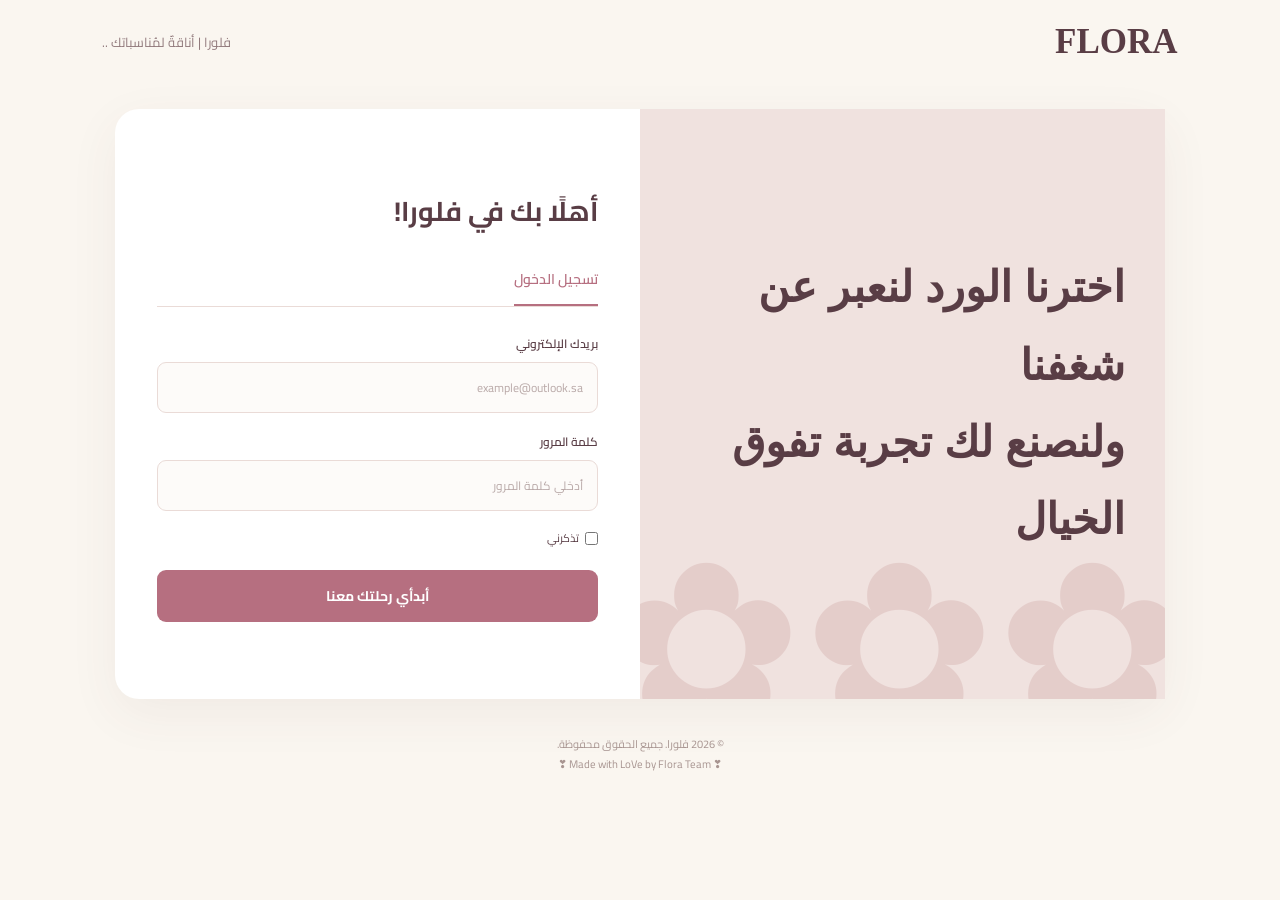
<file: index.html>
<!DOCTYPE html>
<html lang="ar" dir="rtl">
<head>
    <meta charset="UTF-8">
    <meta name="viewport" content="width=device-width, initial-scale=1.0">
    <title>Flora </title>

    <link rel="preconnect" href="https://fonts.googleapis.com">
    <link href="https://fonts.googleapis.com/css2?family=Cairo:wght@400;500;600;700;800&display=swap" rel="stylesheet">

    <style>
        * {
            margin: 0;
            padding: 0;
            box-sizing: border-box;
        }

        :root {
            --cream: #faf6f0;
            --pink: #b66f80;
            --dark: #593d45;
            --muted: #927b7d;
            --border: #eadbd7;
        }

        body {
            font-family: 'Cairo', sans-serif;
            background: var(--cream);
            color: var(--dark);
           
        }

        /* Navigation */
        .navbar {
            display: flex;
            justify-content: space-between;
            align-items: center;
            padding: 22px 8%;
        }

        .logo {
            font-family: Georgia, serif;
            font-size: 35px;
            font-weight: bold;
            color: var(--dark);
            direction: ltr;
        }

        .logo span {
            color: var(--pink);
        }

        .nav-note {
            color: var(--muted);
            font-size: 13px;
        }

        /* Main layout */
        .container {
            width: 85%;
            max-width: 1050px;
            min-height: 590px;
            margin: 25px auto 35px;
            display: grid;
            grid-template-columns: 1fr 1fr;
            background: white;
            border-radius: 24px;
            box-shadow: 0 15px 50px #593d4510;
        }

        /* Welcome side */
        .welcome {
            background: #f0e2df;
            padding: 55px 40px;
            display: flex;
            flex-direction: column;
            justify-content: center;
            position: relative;
            overflow: hidden;
        }

        .eyebrow {
            color: var(--pink);
            font-size: 11px;
            letter-spacing: 3px;
            direction: ltr;
            text-align: right;
        }

        .welcome h1 {
            font-family: 'IBM Plex Sans Arabic', sans-serif;
            font-size: 43px;
            line-height: 1.8;
            margin: 18px 0;
            color: var(--dark);
        }

        .welcome h1 span {
            color: var(--pink);
        }

        .welcome p {
            color: #80696c;
            font-size: 14px;
            line-height: 2.2;
            max-width: 300px;
        }

        .decorative-line {
            width: 65px;
            height: 2px;
            background: var(--pink);
            margin: 25px 0;
        }

        .flower-mark {
            position: absolute;
            bottom: -65px;
            left: -30px;
            font-family: Georgia, serif;
            font-size: 230px;
            line-height: 1;
            color: #d7b4b2;
            opacity: 0.45;
            pointer-events: none;
        }

        .welcome-small {
            position: absolute;
            bottom: 30px;
            right: 40px;
            font-size: 11px;
            color: #927b7d;
            letter-spacing: 1px;
        }

        /* Form side */
        .form-section {
            padding: 45px 42px;
            display: flex;
            flex-direction: column;
            justify-content: center;
        }

        .form-heading {
            margin-bottom: 25px;
        }

        .form-heading h2 {
            font-size: 27px;
            margin-bottom: 5px;
        }

        .form-heading p {
            color: var(--muted);
            font-size: 12px;
            line-height: 2;
        }

        .form-tabs {
            display: flex;
            gap: 25px;
            border-bottom: 1px solid var(--border);
            margin-bottom: 25px;
        }

        .tab {
            padding: 0 0 12px;
            font-family: inherit;
            font-size: 14px;
            font-weight: 600;
            color: #aa9999;
            border: none;
            border-bottom: 2px solid transparent;
            background: transparent;
            cursor: pointer;
        }

        .tab.active {
            color: var(--pink);
            border-bottom-color: var(--pink);
        }

        form {
            display: flex;
            flex-direction: column;
        }

        .field {
            display: flex;
            flex-direction: column;
            gap: 7px;
            margin-bottom: 17px;
        }

        .field label {
            font-size: 12px;
            font-weight: 600;
        }

        .field input {
            width: 100%;
            padding: 13px 14px;
            border: 1px solid var(--border);
            border-radius: 9px;
            background: #fdfbf9;
            font-family: inherit;
            font-size: 12px;
            outline: none;
            transition: border-color 0.3s;
        }

        .field input:focus {
            border-color: var(--pink);
        }

        .field input::placeholder {
            color: #b9a9a8;
        }

        .form-options {
            display: flex;
            align-items: center;
            justify-content: space-between;
            gap: 8px;
            font-size: 11px;
            margin: 0 0 22px;
        }

        .remember {
            display: flex;
            align-items: center;
            gap: 6px;
        }

        .remember input {
            accent-color: var(--pink);
        }

        .text-link {
            color: var(--pink);
            text-decoration: none;
        }

        .submit-btn {
            padding: 13px;
            border: none;
            border-radius: 9px;
            background: var(--pink);
            color: white;
            font-family: inherit;
            font-size: 14px;
            font-weight: 700;
            cursor: pointer;
            transition: background 0.3s;
        }

        .submit-btn:hover {
            background: #985568;
        }

        .bottom-note {
            text-align: center;
            color: var(--muted);
            font-size: 11px;
            margin-top: 20px;
            
        }

        footer {
            text-align: center;
            padding: 0 15px 20px;
            color: #a89591;
            font-size: 11px;
        }

        /* Mobile */
        @media (max-width: 760px) {
            .navbar {
                padding: 17px 6%;
            }

            .container {
                width: 91%;
                grid-template-columns: 1fr;
                margin: 10px auto 25px;
            }

            .welcome {
                padding: 30px 25px;
                min-height: 240px;
            }

            .welcome h1 {
                font-size: 32px;
                line-height: 1.6;
            }

            .welcome p {
                font-size: 12px;
            }

            .flower-mark {
                font-size: 140px;
                bottom: -45px;
            }

            .welcome-small {
                display: none;
            }

            .form-section {
                padding: 32px 24px;
            }

            .form-heading h2 {
                font-size: 24px;
            }
        }
    </style>
</head>

<body>
    <header class="navbar">
        <div class="logo">FLORA</div>
        <div class="nav-note">   فلورا | أناقةٌ لمُناسباتك ..</div>
    </header>
    <main class="container">
        <section class="welcome">    
      <h1>
    اخترنا الورد لنعبر عن شغفنا <br> ولنصنع لك تجربة تفوق الخيال<br>   
</h1>
            <div class="flower-mark">✿✿✿</div>
        </section>
        <section class="form-section">
            <div class="form-heading">
                <h2>أهلًا بك في فلورا!</h2>
            </div>
            <div class="form-tabs">
                <button type="button" class="tab active">
                    تسجيل الدخول
                </button>
            </div>
            <!-- Login form -->
            <form action="#" method="post">

                <div class="field">
                    <label for="email">بريدك الإلكتروني</label>
                    <input
                        type="email"
                        id="email"
                        name="email"
                        placeholder="example@outlook.sa"
                        required
                    >
                </div>
                <div class="field">
                    <label for="password">كلمة المرور</label>
                    <input
                        type="password"
                        id="password"
                        name="password"
                        placeholder="أدخلي كلمة المرور"
                        required
                    >
                </div>
                <div class="form-options">
                    <label class="remember">
                        <input type="checkbox" name="remember">
                        تذكرني
                    </label>
                   
                </div>
                <button type="submit" class="submit-btn">
                   أبدأي رحلتك معنا
                </button>

            </form>
        </section>
    </main>
    <footer>
            © 2026 فلورا. جميع الحقوق محفوظة.
    <br>
        ❣ Made with LoVe by Flora Team ❣
    </footer>
</body>
</html>
</file>
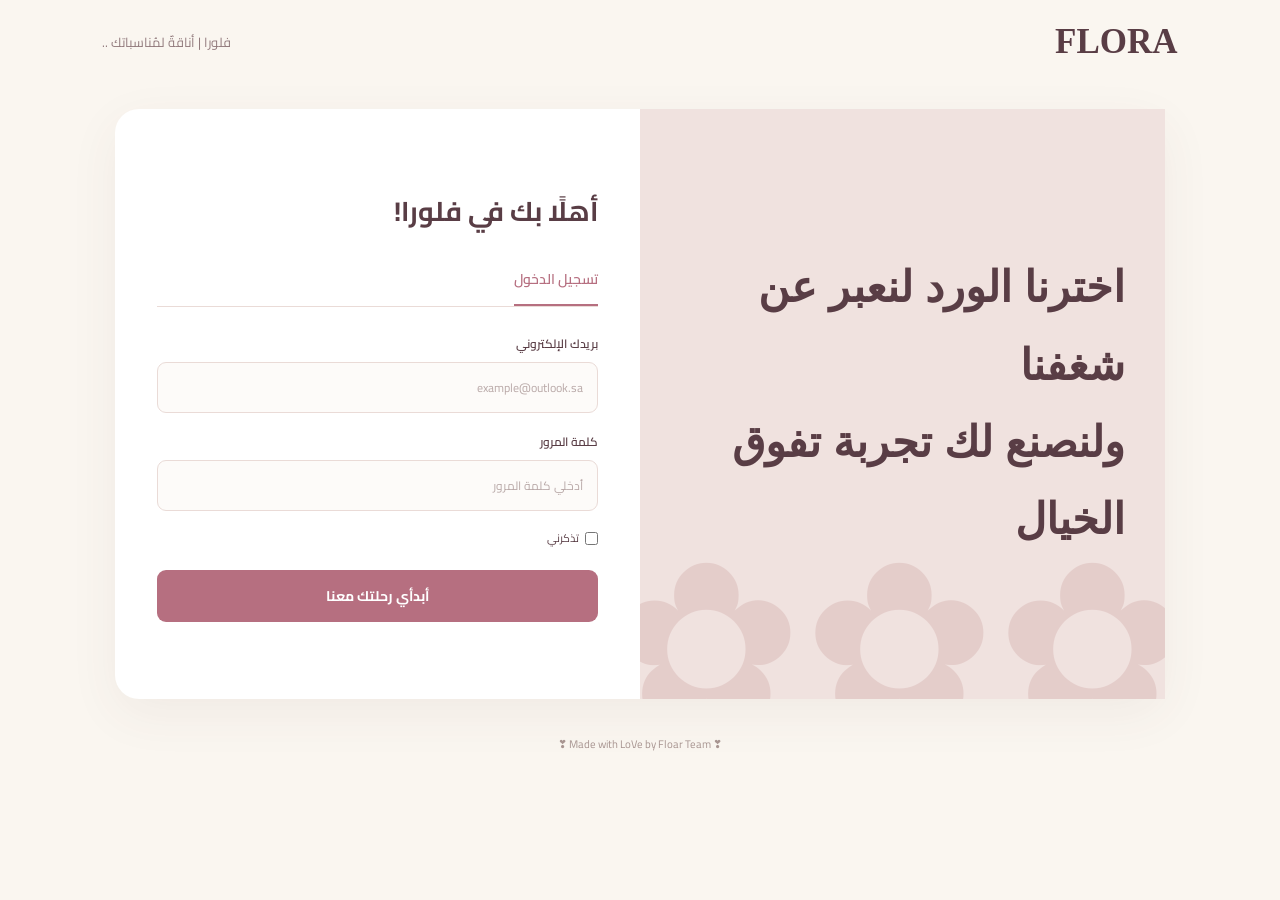
<file: Floar-Team-main/index.html>
<!DOCTYPE html>
<html lang="ar" dir="rtl">
<head>
    <meta charset="UTF-8">
    <meta name="viewport" content="width=device-width, initial-scale=1.0">
    <title>Flora </title>

    <link rel="preconnect" href="https://fonts.googleapis.com">
    <link href="https://fonts.googleapis.com/css2?family=Cairo:wght@400;500;600;700;800&display=swap" rel="stylesheet">

    <style>
        * {
            margin: 0;
            padding: 0;
            box-sizing: border-box;
        }

        :root {
            --cream: #faf6f0;
            --pink: #b66f80;
            --dark: #593d45;
            --muted: #927b7d;
            --border: #eadbd7;
        }

        body {
            font-family: 'Cairo', sans-serif;
            background: var(--cream);
            color: var(--dark);
           
        }

        /* Navigation */
        .navbar {
            display: flex;
            justify-content: space-between;
            align-items: center;
            padding: 22px 8%;
        }

        .logo {
            font-family: Georgia, serif;
            font-size: 35px;
            font-weight: bold;
            color: var(--dark);
            direction: ltr;
        }

        .logo span {
            color: var(--pink);
        }

        .nav-note {
            color: var(--muted);
            font-size: 13px;
        }

        /* Main layout */
        .container {
            width: 85%;
            max-width: 1050px;
            min-height: 590px;
            margin: 25px auto 35px;
            display: grid;
            grid-template-columns: 1fr 1fr;
            background: white;
            border-radius: 24px;
            box-shadow: 0 15px 50px #593d4510;
        }

        /* Welcome side */
        .welcome {
            background: #f0e2df;
            padding: 55px 40px;
            display: flex;
            flex-direction: column;
            justify-content: center;
            position: relative;
            overflow: hidden;
        }

        .eyebrow {
            color: var(--pink);
            font-size: 11px;
            letter-spacing: 3px;
            direction: ltr;
            text-align: right;
        }

        .welcome h1 {
            font-family: 'IBM Plex Sans Arabic', sans-serif;
            font-size: 43px;
            line-height: 1.8;
            margin: 18px 0;
            color: var(--dark);
        }

        .welcome h1 span {
            color: var(--pink);
        }

        .welcome p {
            color: #80696c;
            font-size: 14px;
            line-height: 2.2;
            max-width: 300px;
        }

        .decorative-line {
            width: 65px;
            height: 2px;
            background: var(--pink);
            margin: 25px 0;
        }

        .flower-mark {
            position: absolute;
            bottom: -65px;
            left: -30px;
            font-family: Georgia, serif;
            font-size: 230px;
            line-height: 1;
            color: #d7b4b2;
            opacity: 0.45;
            pointer-events: none;
        }

        .welcome-small {
            position: absolute;
            bottom: 30px;
            right: 40px;
            font-size: 11px;
            color: #927b7d;
            letter-spacing: 1px;
        }

        /* Form side */
        .form-section {
            padding: 45px 42px;
            display: flex;
            flex-direction: column;
            justify-content: center;
        }

        .form-heading {
            margin-bottom: 25px;
        }

        .form-heading h2 {
            font-size: 27px;
            margin-bottom: 5px;
        }

        .form-heading p {
            color: var(--muted);
            font-size: 12px;
            line-height: 2;
        }

        .form-tabs {
            display: flex;
            gap: 25px;
            border-bottom: 1px solid var(--border);
            margin-bottom: 25px;
        }

        .tab {
            padding: 0 0 12px;
            font-family: inherit;
            font-size: 14px;
            font-weight: 600;
            color: #aa9999;
            border: none;
            border-bottom: 2px solid transparent;
            background: transparent;
            cursor: pointer;
        }

        .tab.active {
            color: var(--pink);
            border-bottom-color: var(--pink);
        }

        form {
            display: flex;
            flex-direction: column;
        }

        .field {
            display: flex;
            flex-direction: column;
            gap: 7px;
            margin-bottom: 17px;
        }

        .field label {
            font-size: 12px;
            font-weight: 600;
        }

        .field input {
            width: 100%;
            padding: 13px 14px;
            border: 1px solid var(--border);
            border-radius: 9px;
            background: #fdfbf9;
            font-family: inherit;
            font-size: 12px;
            outline: none;
            transition: border-color 0.3s;
        }

        .field input:focus {
            border-color: var(--pink);
        }

        .field input::placeholder {
            color: #b9a9a8;
        }

        .form-options {
            display: flex;
            align-items: center;
            justify-content: space-between;
            gap: 8px;
            font-size: 11px;
            margin: 0 0 22px;
        }

        .remember {
            display: flex;
            align-items: center;
            gap: 6px;
        }

        .remember input {
            accent-color: var(--pink);
        }

        .text-link {
            color: var(--pink);
            text-decoration: none;
        }

        .submit-btn {
            padding: 13px;
            border: none;
            border-radius: 9px;
            background: var(--pink);
            color: white;
            font-family: inherit;
            font-size: 14px;
            font-weight: 700;
            cursor: pointer;
            transition: background 0.3s;
        }

        .submit-btn:hover {
            background: #985568;
        }

        .bottom-note {
            text-align: center;
            color: var(--muted);
            font-size: 11px;
            margin-top: 20px;
            
        }

        footer {
            text-align: center;
            padding: 0 15px 20px;
            color: #a89591;
            font-size: 11px;
        }

        /* Mobile */
        @media (max-width: 760px) {
            .navbar {
                padding: 17px 6%;
            }

            .container {
                width: 91%;
                grid-template-columns: 1fr;
                margin: 10px auto 25px;
            }

            .welcome {
                padding: 30px 25px;
                min-height: 240px;
            }

            .welcome h1 {
                font-size: 32px;
                line-height: 1.6;
            }

            .welcome p {
                font-size: 12px;
            }

            .flower-mark {
                font-size: 140px;
                bottom: -45px;
            }

            .welcome-small {
                display: none;
            }

            .form-section {
                padding: 32px 24px;
            }

            .form-heading h2 {
                font-size: 24px;
            }
        }
    </style>
</head>

<body>
    <header class="navbar">
        <div class="logo">FLORA</div>
        <div class="nav-note">   فلورا | أناقةٌ لمُناسباتك ..</div>
    </header>
    <main class="container">
        <section class="welcome">    
      <h1>
    اخترنا الورد لنعبر عن شغفنا <br> ولنصنع لك تجربة تفوق الخيال<br>   
</h1>
            <div class="flower-mark">✿✿✿</div>
        </section>
        <section class="form-section">
            <div class="form-heading">
                <h2>أهلًا بك في فلورا!</h2>
            </div>
            <div class="form-tabs">
                <button type="button" class="tab active">
                    تسجيل الدخول
                </button>
            </div>
            <!-- Login form -->
            <form action="#" method="post">

                <div class="field">
                    <label for="email">بريدك الإلكتروني</label>
                    <input
                        type="email"
                        id="email"
                        name="email"
                        placeholder="example@outlook.sa"
                        required
                    >
                </div>
                <div class="field">
                    <label for="password">كلمة المرور</label>
                    <input
                        type="password"
                        id="password"
                        name="password"
                        placeholder="أدخلي كلمة المرور"
                        required
                    >
                </div>
                <div class="form-options">
                    <label class="remember">
                        <input type="checkbox" name="remember">
                        تذكرني
                    </label>
                   
                </div>
                <button type="submit" class="submit-btn">
                   أبدأي رحلتك معنا
                </button>

            </form>
        </section>
    </main>
    <footer>
        ❣ Made with LoVe by Floar Team ❣
    </footer>
</body>
</html>
</file>
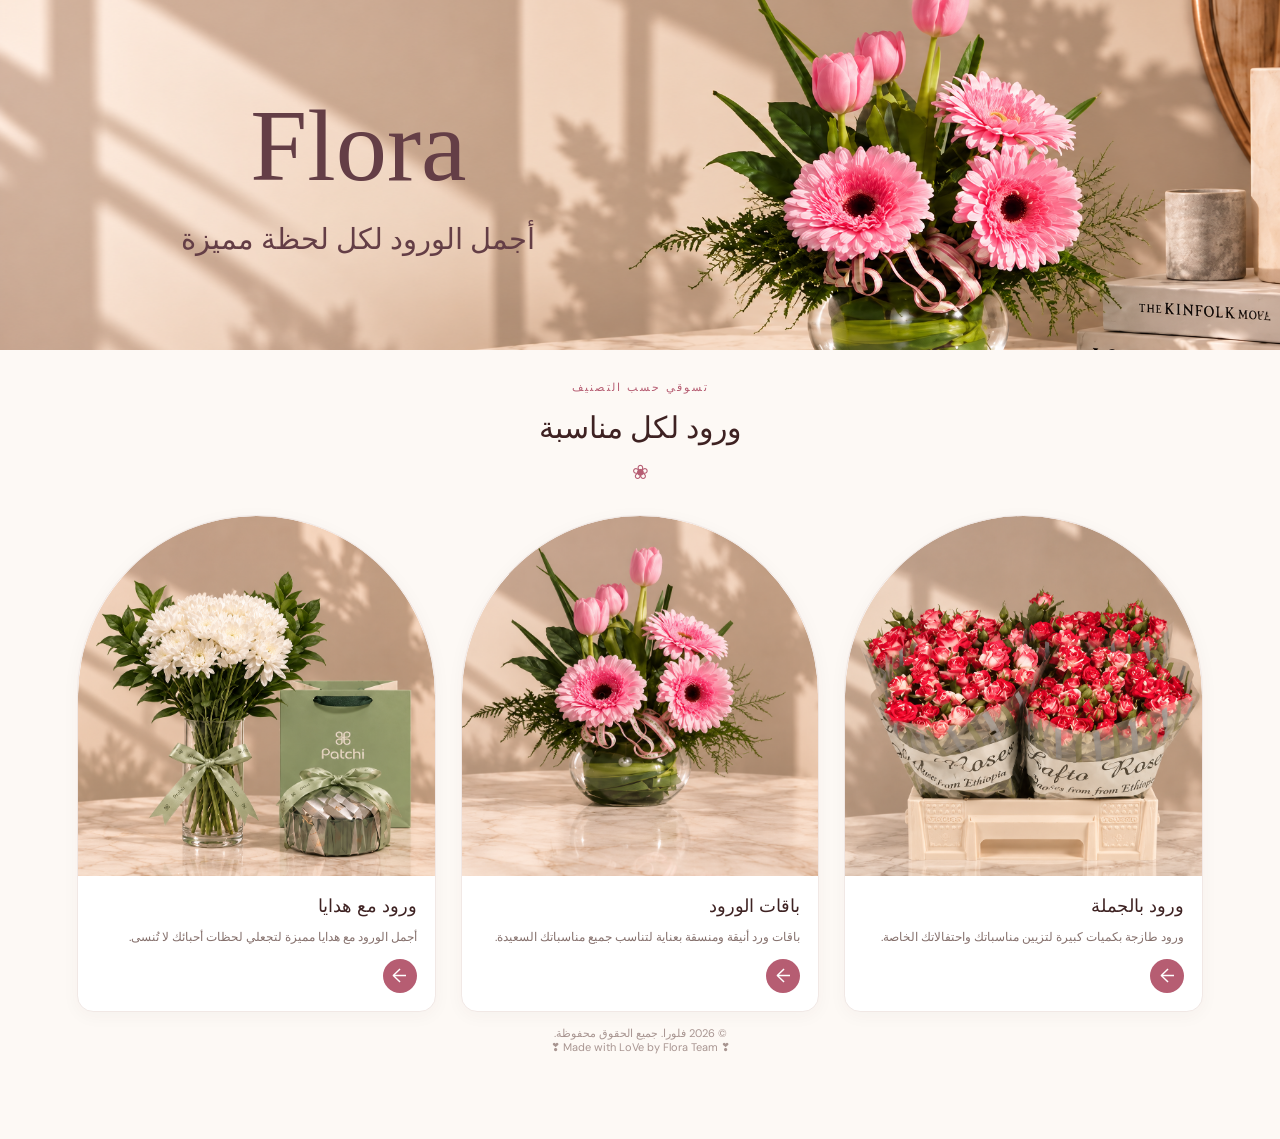
<file: home.html>
<!DOCTYPE html>
<html lang="ar" dir="rtl">
<head>
    <meta charset="UTF-8">
    <meta name="viewport" content="width=device-width, initial-scale=1.0">
    <title>Flora</title>

    <style>
        @import url('https://fonts.googleapis.com/css2?family=DM+Sans:wght@400;500;600&display=swap');

        * {
            margin: 0;
            padding: 0;
            box-sizing: border-box;
        }

        body {
            font-family: 'DM Sans', sans-serif;
            background: #FDF9F5;
            color: #3e2222;
        }

        /* البنر */
        .hero {
            width: 100%;
            height: 350px;
            display: flex;
            align-items: center;
            background-image: url("images/flora-banner.png");
            background-size: cover;
            background-position: center;
            background-repeat: no-repeat;
            overflow: hidden;
        }

        .hero-content {
            width: 40%;
            margin-right: auto;
            margin-left: 8%;
            text-align: center;
        }

        .hero-logo {
            font-family: Georgia, serif;
            font-size: clamp(55px, 8vw, 105px);
            font-weight: normal;
            color: #643E46;
            margin-bottom: 12px;
        }

        .hero-subtitle {
            font-size: clamp(17px, 2.3vw, 29px);
            color: #643E46;
            line-height: 1.6;
        }

        /* التصنيفات */
        .categories {
            padding: 25px 6% 65px;
        }

        .section-heading {
            text-align: center;
            margin-bottom: 30px;
        }

        .eyebrow {
            font-size: 11px;
            letter-spacing: 2px;
            color: #B65D72;
        }

        .section-heading h2 {
            font-size: 30px;
            font-weight: 500;
            margin: 12px 0;
        }

        .flower-symbol {
            color: #B65D72;
            font-size: 20px;
        }

        .category-grid {
            display: grid;
            grid-template-columns: repeat(3,minmax(0, 1fr));
            justify-content: center;
            gap: 25px;
            max-width: 1200px;
            margin: auto;
        }

        .category-card {
            background: white;
            border: 1px solid #f1e8e5;
            border-radius: 200px 200px 18px 18px;
            overflow: hidden;
            box-shadow: 0 4px 18px rgba(80, 45, 45, 0.04);
            
        }

        .category-image {
            height: 360px;
            width: 100%;  
            overflow: hidden;
            border-radius: 50% 50% 0 0 / 50% 50% 0 0;
        }

        .category-image img {
            width: 100%;
            height: 100%;
            object-fit: cover;
            display: block;
        }

        .category-info {
            padding: 18px 18px 20px;
        }

        .category-info h3 {
            font-size: 18px;
            font-weight: 500;
            margin-bottom: 8px;
        }

        .category-info p {
            font-size: 12px;
            color: #86716d;
            line-height: 1.9;
            min-height: 46px;
        }

        .arrow-btn {
            display:flex;
            align-items: center;
            justify-content: center;
            width: 34px;
            height: 34px;
            border-radius: 50%;
            background: #B65D72;
            color: white;
            text-decoration: none;
            font-size: 19px;
            margin-top: 10px;
            margin-right: 0;
        }
        .category-info{
            padding: 18px;
            text-align: right;}
        .category-info p{
            min-height: 0;}
        .arrow-btn:hover {
            background: #9D4C60;
        }

        @media (max-width: 750px) {
            .hero {
                height: 300px;
                background-position: 60% center;
            }

            .hero-content {
                width: 55%;
                margin-left: 3%;
            }

            .hero-logo {
                font-size: 50px;
            }

            .hero-subtitle {
                font-size: 16px;
            }

            .category-grid {
                grid-template-columns: 1fr;
            }

            .category-image {
                height: 250px;
            }

            

        }
        footer {
            text-align: center;
            padding: 0 15px 20px;
            color: #a89591;
            font-size: 11px;
        }
    </style>
</head>

<body>
    <main>
        <!-- البنر الرئيسي -->
        <section class="hero">
            <div class="hero-content">
                <h1 class="hero-logo">Flora</h1>
                <p class="hero-subtitle">
                    أجمل الورود لكل لحظة مميزة
                </p>
            </div>
        </section>

        <!-- تصنيفات الورود -->
        <section class="categories">
            <div class="section-heading">
                <span class="eyebrow">تسوقي حسب التصنيف</span>
                <h2>ورود لكل مناسبة</h2>
                <span class="flower-symbol">&#10048;</span>
            </div>

            <div class="category-grid">

                <article class="category-card">
                    <div class="category-image">
                        <img src="images/bulk.jpg" alt="ورود بالجملة">
                    </div>
                    <div class="category-info">
                        <h3>ورود بالجملة</h3>
                        <p>
                            ورود طازجة بكميات كبيرة
                            لتزيين مناسباتك واحتفالاتك الخاصة.
                        </p>
                        <a href="product.html" class="arrow-btn"
                           aria-label="استكشفي الورود بالجملة">&larr;</a>
                    </div>
                </article>

                <article class="category-card">
                    <div class="category-image">
                        <img src="images/bouquet.jpg" alt="باقات الورود">
                    </div>
                    <div class="category-info">
                        <h3>باقات الورود</h3>
                        <p>
                            باقات ورد أنيقة ومنسقة بعناية
                            لتناسب جميع مناسباتك السعيدة.
                        </p>
                        <a href="product.html" class="arrow-btn"
                           aria-label="استكشفي باقات الورود">&larr;</a>
                    </div>
                </article>

                <article class="category-card">
                    <div class="category-image">
                        <img src="images/gifts.jpg" alt="ورود مع هدايا">
                    </div>
                    <div class="category-info">
                        <h3>ورود مع هدايا</h3>
                        <p>
                            أجمل الورود مع هدايا مميزة
                            لتجعلي لحظات أحبائك لا تُنسى.
                        </p>
                        <a href="product.html" class="arrow-btn"
                           aria-label="استكشفي الورود مع الهدايا">&larr;</a>
                    </div>
                </article>

            </div>
            <footer>
                <br>
            © 2026 فلورا. جميع الحقوق محفوظة.
    <br>
        ❣ Made with LoVe by Flora Team ❣
    </footer>
        </section>
    </main>
</body>
</html>
</file>
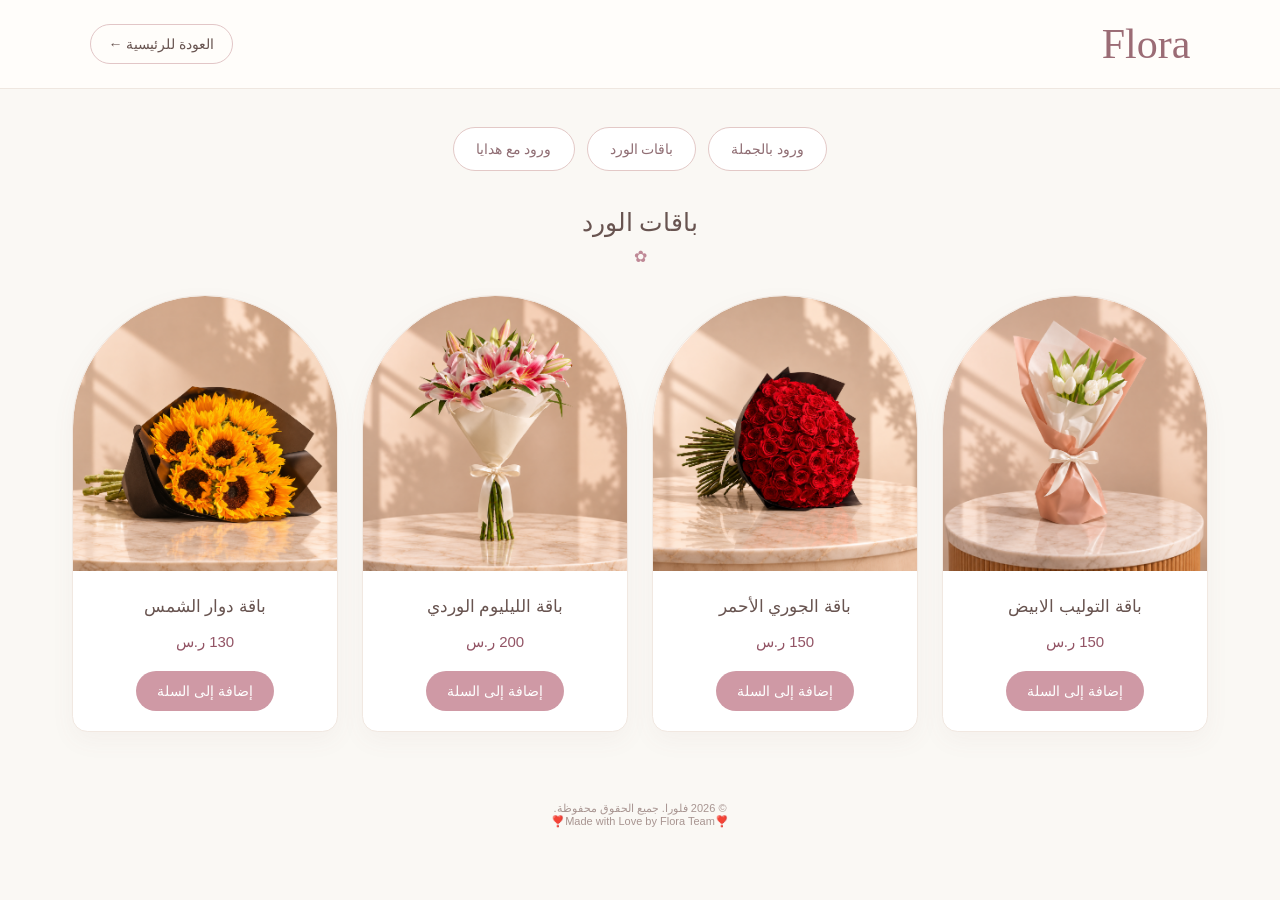
<file: products.html>
<!DOCTYPE html>
<html lang="ar" dir="rtl">
<head>
  <meta charset="UTF-8">
  <meta name="viewport" content="width=device-width, initial-scale=1.0">
  <title>Flora | المنتجات</title>
  <style>
    :root { --cream:#faf8f4; --pink:#bf7787; --pink-dark:#925465; --beige:#ead7c8; --ink:#685450; }
    * { box-sizing:border-box; }
    body { margin:0; background:var(--cream); color:var(--ink); font-family:Tahoma, Arial, sans-serif; }
    a { color:inherit; text-decoration:none; }
    .topbar { padding:20px 7%; display:flex; align-items:center; justify-content:space-between; border-bottom:1px solid #efe7e0; background:#fffdfa; }
    .logo { font:normal 42px Georgia,serif; color:#9b6c75; }
    .home-link { font-size:14px; border:1px solid #e2c6c7; border-radius:40px; padding:11px 18px; }
    .hero { padding:58px 20px 45px; text-align:center; background:linear-gradient(110deg,#faf7f2,#f1e1d8 75%,#f8ede7); }
    .eyebrow { font-size:13px; letter-spacing:1px; color:#b68c87; margin:0 0 9px; }
    h1 { font-size:36px; font-weight:400; margin:0 0 13px; color:#826269; }
    .hero p:last-child { margin:0; color:#8e7773; font-size:15px; }
    main { max-width:1180px; padding:38px 22px 70px; margin:auto; }
    .categories { display:flex; gap:12px; justify-content:center; flex-wrap:wrap; margin-bottom:37px; }
    .category-btn { display:inline-block; cursor:pointer; padding:13px 22px; background:#fff; color:#906e74; border:1px solid #e3c9c7; border-radius:30px; font:14px Tahoma,Arial,sans-serif; transition:.2s; }
    .category-btn:hover,.category-btn:focus-visible { color:white; background:var(--pink); border-color:var(--pink); }
    .section-heading { text-align:center; margin-bottom:29px; }
    .section-heading h2 { font-size:25px; font-weight:400; margin:0 0 10px; }
    .flower-mark { color:#bf8996; }
    .grid { display:grid; grid-template-columns:repeat(4,minmax(0,1fr)); gap:24px; }
    .card { min-width:0; overflow:hidden; border:1px solid #f1e8e1; background:#fff; border-radius:155px 155px 18px 18px; box-shadow:0 9px 25px #886b5d0d; }
    .card img { width:100%; height:275px; display:block; object-fit:cover; background:#e8dacf; border-radius:155px 155px 0 0; }
    .card-content { padding:22px 18px 20px; text-align:center; }
    .card h3 { font-size:17px; font-weight:400; line-height:1.6; min-height:30px; margin:0 0 10px; }
    .price { font-size:15px; color:var(--pink-dark); margin:0 0 20px; }
    .add-btn { background:var(--pink); color:#fff; border:none; border-radius:30px; padding:12px 21px; font:14px Tahoma,Arial,sans-serif; cursor:pointer; }
    .add-btn:disabled { opacity:.75; cursor:not-allowed; }
    .product-section { display:none; scroll-margin-top:20px; }
    #bouquets { display:block; }
    .product-section:target { display:block; }
    main:has(.product-section:target) #bouquets:not(:target) { display:none; }
    .cart-indicator { text-align:center; margin-top:33px; font-size:14px; color:#9e6876; }

    footer {
      text-align: center;
      padding: 0 15px 20px;
      color: #a89591;
      font-size: 11px;
     }
    @media(max-width:800px) { .grid {grid-template-columns:repeat(2,minmax(0,1fr));} .card img {height:230px;} }
    @media(max-width:540px) { .topbar {padding:15px 20px;} .logo {font-size:32px;} h1 {font-size:30px;} .grid {grid-template-columns:1fr;max-width:350px;margin:auto;} .card img {height:275px;} .hero {padding:43px 18px;} }
  </style>
</head>
<body>
  <header class="topbar">
    <a class="logo" href="home.html" aria-label="Flora - الصفحة الرئيسية">Flora</a>
    <a class="home-link" href="home.html">العودة للرئيسية ←</a>
  </header>

  <main>
    <nav class="categories" aria-label="أقسام المنتجات">
      <a class="category-btn" href="#wholesale">ورود بالجملة</a>
      <a class="category-btn" href="#bouquets">باقات الورد</a>
      <a class="category-btn" href="#gifts">ورود مع هدايا</a>
    </nav>

    <section class="product-section" id="wholesale">
      <div class="section-heading">
        <h2>ورود بالجملة</h2>
        <span class="flower-mark" aria-hidden="true">✿</span>
      </div>
      <div class="grid">
        <article class="card">
          <img src="images/flower1.png" alt="ورود توليب بالجملة" loading="lazy">
          <div class="card-content">
            <h3>ورود توليب بالجملة</h3>
            <p class="price">180 ر.س</p>
            <button class="add-btn" type="button" disabled title="السلة غير مفعّلة في النسخة الثابتة">إضافة إلى السلة</button>
          </div>
        </article>
        <article class="card">
          <img src="images/flower2.png" alt="ورود اقحوان بالجملة" loading="lazy">
          <div class="card-content">
            <h3>ورود اقحوان بالجملة</h3>
            <p class="price">145 ر.س</p>
            <button class="add-btn" type="button" disabled title="السلة غير مفعّلة في النسخة الثابتة">إضافة إلى السلة</button>
          </div>
        </article>
        <article class="card">
          <img src="images/flower3.png" alt="ورود جوري بالجملة" loading="lazy">
          <div class="card-content">
            <h3>ورود جوري بالجملة</h3>
            <p class="price">120 ر.س</p>
            <button class="add-btn" type="button" disabled title="السلة غير مفعّلة في النسخة الثابتة">إضافة إلى السلة</button>
          </div>
        </article>
        <article class="card">
          <img src="images/flower4.png" alt="ورود ليليوم بالجملة" loading="lazy">
          <div class="card-content">
            <h3>ورود ليليوم بالجملة</h3>
            <p class="price">170 ر.س</p>
            <button class="add-btn" type="button" disabled title="السلة غير مفعّلة في النسخة الثابتة">إضافة إلى السلة</button>
          </div>
        </article>
      </div>
    </section>

    <section class="product-section" id="bouquets">
      <div class="section-heading">
        <h2>باقات الورد</h2>
        <span class="flower-mark" aria-hidden="true">✿</span>
      </div>
      <div class="grid">
        <article class="card">
          <img src="images/flower5.png" alt="باقة التوليب الابيض" loading="lazy">
          <div class="card-content">
            <h3>باقة التوليب الابيض</h3>
            <p class="price">150 ر.س</p>
            <button class="add-btn" type="button" disabled title="السلة غير مفعّلة في النسخة الثابتة">إضافة إلى السلة</button>
          </div>
        </article>
        <article class="card">
          <img src="images/flower6.png" alt="باقة الجوري الأحمر" loading="lazy">
          <div class="card-content">
            <h3>باقة الجوري الأحمر</h3>
            <p class="price">150 ر.س</p>
            <button class="add-btn" type="button" disabled title="السلة غير مفعّلة في النسخة الثابتة">إضافة إلى السلة</button>
          </div>
        </article>
        <article class="card">
          <img src="images/flower7.png" alt="باقة الليليوم الوردي" loading="lazy">
          <div class="card-content">
            <h3>باقة الليليوم الوردي</h3>
            <p class="price">200 ر.س</p>
            <button class="add-btn" type="button" disabled title="السلة غير مفعّلة في النسخة الثابتة">إضافة إلى السلة</button>
          </div>
        </article>
        <article class="card">
          <img src="images/flower8.png" alt="باقة دوار الشمس" loading="lazy">
          <div class="card-content">
            <h3>باقة دوار الشمس</h3>
            <p class="price">130 ر.س</p>
            <button class="add-btn" type="button" disabled title="السلة غير مفعّلة في النسخة الثابتة">إضافة إلى السلة</button>
          </div>
        </article>
      </div>
    </section>

    <section class="product-section" id="gifts">
      <div class="section-heading">
        <h2>ورود مع هدايا</h2>
        <span class="flower-mark" aria-hidden="true">✿</span>
      </div>
      <div class="grid">
        <article class="card">
          <img src="images/flower9.png" alt="ورد مع كيك" loading="lazy">
          <div class="card-content">
            <h3>ورد مع كيك</h3>
            <p class="price">240 ر.س</p>
            <button class="add-btn" type="button" disabled title="السلة غير مفعّلة في النسخة الثابتة">إضافة إلى السلة</button>
          </div>
        </article>
        <article class="card">
          <img src="images/flower10.png" alt="ورد مع شوكولاتة" loading="lazy">
          <div class="card-content">
            <h3>ورد مع شوكولاتة</h3>
            <p class="price">210 ر.س</p>
            <button class="add-btn" type="button" disabled title="السلة غير مفعّلة في النسخة الثابتة">إضافة إلى السلة</button>
          </div>
        </article>
        <article class="card">
          <img src="images/flower11.png" alt="ورد مع مجوهرات" loading="lazy">
          <div class="card-content">
            <h3>ورد مع مجوهرات</h3>
            <p class="price">320 ر.س</p>
            <button class="add-btn" type="button" disabled title="السلة غير مفعّلة في النسخة الثابتة">إضافة إلى السلة</button>
          </div>
        </article>
        <article class="card">
          <img src="images/flower12.png" alt="ورد مع عطر" loading="lazy">
          <div class="card-content">
            <h3>ورد مع عطر</h3>
            <p class="price">280 ر.س</p>
            <button class="add-btn" type="button" disabled title="السلة غير مفعّلة في النسخة الثابتة">إضافة إلى السلة</button>
          </div>
        </article>
      </div>
    </section>

  </main>


<footer>
  © 2026 فلورا. جميع الحقوق محفوظة.
  <br>
  ❣️Made with Love by Flora Team❣️
</footer>

</body>
</html>
</file>
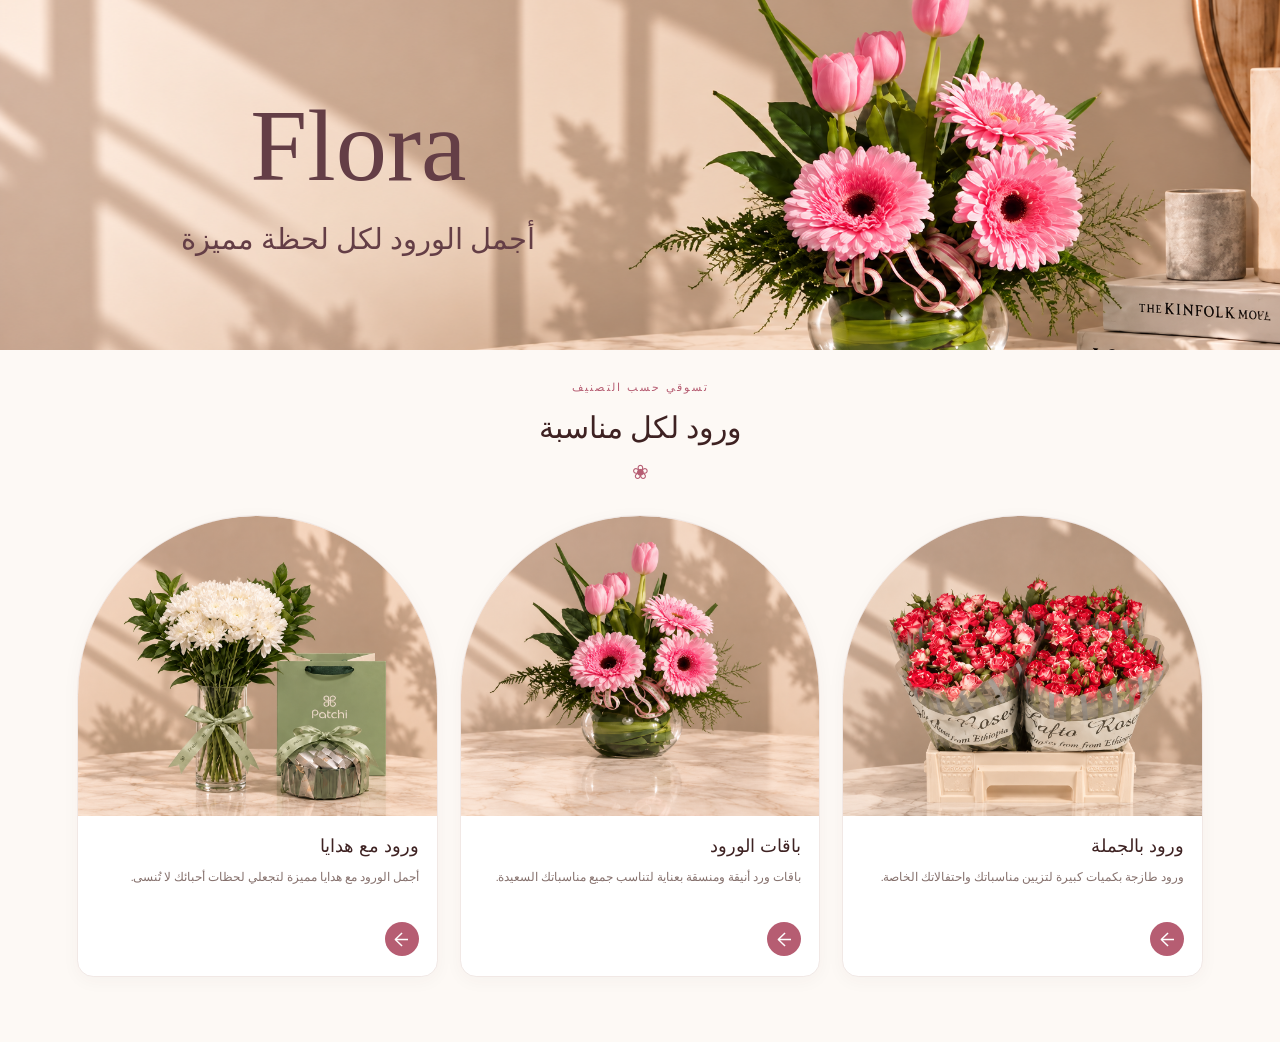
<file: Floar-Team-main/home.html>
<!DOCTYPE html>
<html lang="ar" dir="rtl">
<head>
    <meta charset="UTF-8">
    <meta name="viewport" content="width=device-width, initial-scale=1.0">
    <title>فلورا | الرئيسية</title>

    <style>
        @import url('https://fonts.googleapis.com/css2?family=DM+Sans:wght@400;500;600&display=swap');

        * {
            margin: 0;
            padding: 0;
            box-sizing: border-box;
        }

        body {
            font-family: 'DM Sans', sans-serif;
            background: #FDF9F5;
            color: #3e2222;
        }

        /* البنر */
        .hero {
            width: 100%;
            height: 350px;
            display: flex;
            align-items: center;
            background-image: url("images/flora-banner.png");
            background-size: cover;
            background-position: center;
            background-repeat: no-repeat;
            overflow: hidden;
        }

        .hero-content {
            width: 40%;
            margin-right: auto;
            margin-left: 8%;
            text-align: center;
        }

        .hero-logo {
            font-family: Georgia, serif;
            font-size: clamp(55px, 8vw, 105px);
            font-weight: normal;
            color: #643E46;
            margin-bottom: 12px;
        }

        .hero-subtitle {
            font-size: clamp(17px, 2.3vw, 29px);
            color: #643E46;
            line-height: 1.6;
        }

        /* التصنيفات */
        .categories {
            padding: 25px 6% 65px;
        }

        .section-heading {
            text-align: center;
            margin-bottom: 30px;
        }

        .eyebrow {
            font-size: 11px;
            letter-spacing: 2px;
            color: #B65D72;
        }

        .section-heading h2 {
            font-size: 30px;
            font-weight: 500;
            margin: 12px 0;
        }

        .flower-symbol {
            color: #B65D72;
            font-size: 20px;
        }

        .category-grid {
            display: grid;
            grid-template-columns: repeat(3, minmax(0, 1fr));
            gap: 22px;
            max-width: 1200px;
            margin: auto;
        }

        .category-card {
            background: white;
            border: 1px solid #f1e8e5;
            border-radius: 200px 200px 18px 18px;
            overflow: hidden;
            box-shadow: 0 4px 18px rgba(80, 45, 45, 0.04);
            
        }

        .category-image {
            height: 300px;
            width: 100%;  
            overflow: hidden;
            border-radius: 50% 50% 0 0 / 50% 50% 0 0;
        }

        .category-image img {
            width: 100%;
            height: 100%;
            object-fit: cover;
            display: block;
        }

        .category-info {
            padding: 18px 18px 20px;
        }

        .category-info h3 {
            font-size: 18px;
            font-weight: 500;
            margin-bottom: 8px;
        }

        .category-info p {
            font-size: 12px;
            color: #86716d;
            line-height: 1.9;
            min-height: 46px;
        }

        .arrow-btn {
            display: inline-flex;
            align-items: center;
            justify-content: center;
            width: 34px;
            height: 34px;
            border-radius: 50%;
            background: #B65D72;
            color: white;
            text-decoration: none;
            font-size: 19px;
            margin-top: 10px;
        }

        .arrow-btn:hover {
            background: #9D4C60;
        }

        @media (max-width: 750px) {
            .hero {
                height: 300px;
                background-position: 60% center;
            }

            .hero-content {
                width: 55%;
                margin-left: 3%;
            }

            .hero-logo {
                font-size: 50px;
            }

            .hero-subtitle {
                font-size: 16px;
            }

            .category-grid {
                grid-template-columns: 1fr;
            }

            .category-image {
                height: 250px;
            }
        }
    
    </style>
</head>

<body>
    <main>
        <!-- البنر الرئيسي -->
        <section class="hero">
            <div class="hero-content">
                <h1 class="hero-logo">Flora</h1>
                <p class="hero-subtitle">
                    أجمل الورود لكل لحظة مميزة
                </p>
            </div>
        </section>

        <!-- تصنيفات الورود -->
        <section class="categories">
            <div class="section-heading">
                <span class="eyebrow">تسوقي حسب التصنيف</span>
                <h2>ورود لكل مناسبة</h2>
                <span class="flower-symbol">&#10048;</span>
            </div>

            <div class="category-grid">

                <article class="category-card">
                    <div class="category-image">
                        <img src="images/bulk.jpg" alt="ورود بالجملة">
                    </div>
                    <div class="category-info">
                        <h3>ورود بالجملة</h3>
                        <p>
                            ورود طازجة بكميات كبيرة
                            لتزيين مناسباتك واحتفالاتك الخاصة.
                        </p>
                        <a href="product.html" class="arrow-btn"
                           aria-label="استكشفي الورود بالجملة">&larr;</a>
                    </div>
                </article>

                <article class="category-card">
                    <div class="category-image">
                        <img src="images/bouquet.jpg" alt="باقات الورود">
                    </div>
                    <div class="category-info">
                        <h3>باقات الورود</h3>
                        <p>
                            باقات ورد أنيقة ومنسقة بعناية
                            لتناسب جميع مناسباتك السعيدة.
                        </p>
                        <a href="product.html" class="arrow-btn"
                           aria-label="استكشفي باقات الورود">&larr;</a>
                    </div>
                </article>

                <article class="category-card">
                    <div class="category-image">
                        <img src="images/gifts.jpg" alt="ورود مع هدايا">
                    </div>
                    <div class="category-info">
                        <h3>ورود مع هدايا</h3>
                        <p>
                            أجمل الورود مع هدايا مميزة
                            لتجعلي لحظات أحبائك لا تُنسى.
                        </p>
                        <a href="product.html" class="arrow-btn"
                           aria-label="استكشفي الورود مع الهدايا">&larr;</a>
                    </div>
                </article>

            </div>
        </section>
    </main>
</body>
</html>
</file>
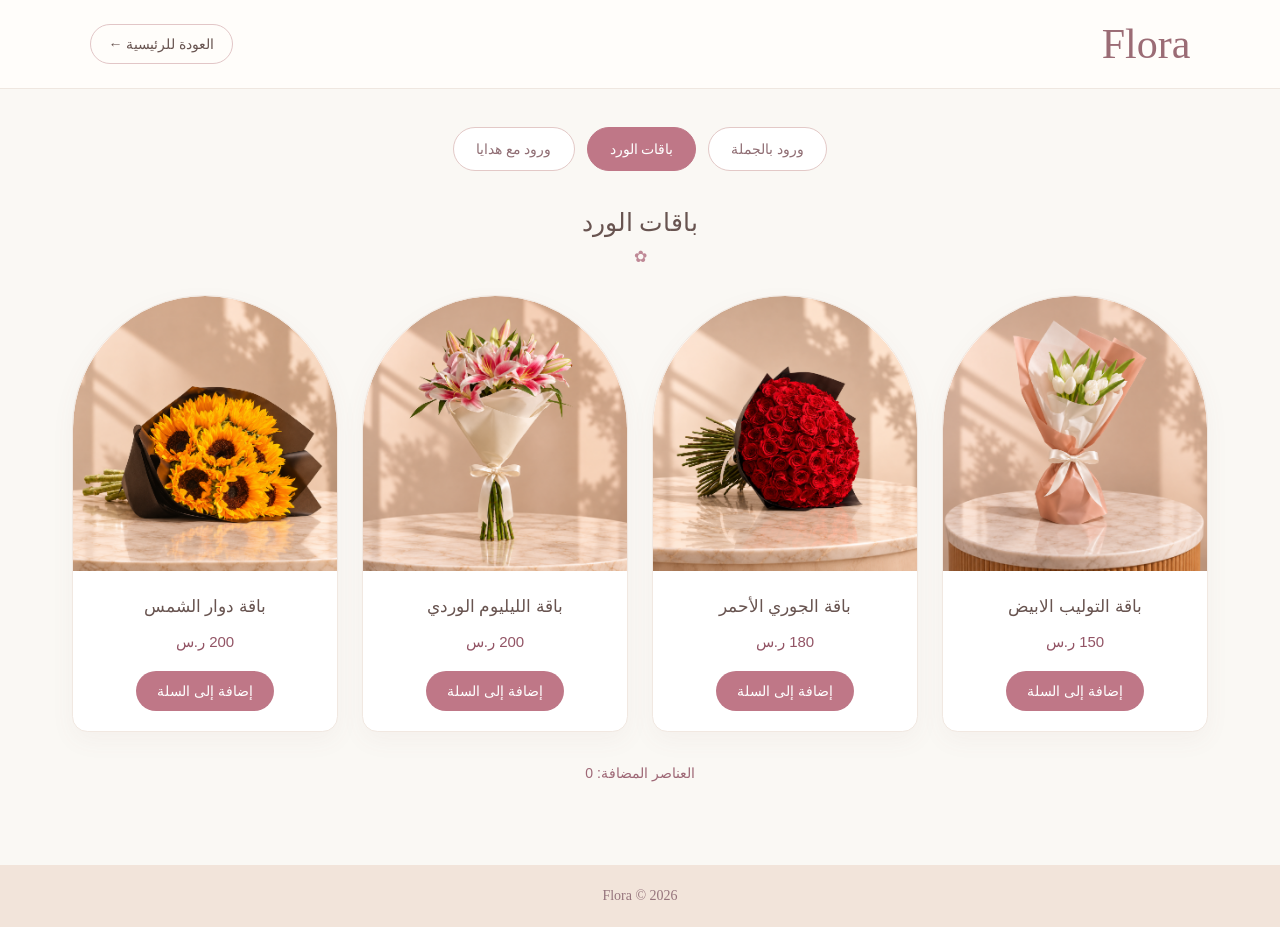
<file: Floar-Team-main/products.html>
<!DOCTYPE html>
<html lang="ar" dir="rtl">
<head>
  <meta charset="UTF-8">
  <meta name="viewport" content="width=device-width, initial-scale=1.0">
  <title>Flora | المنتجات</title>
  <style>
    :root { --cream:#faf8f4; --pink:#bf7787; --pink-dark:#925465; --beige:#ead7c8; --ink:#685450; }
    * { box-sizing:border-box; }
    body { margin:0; background:var(--cream); color:var(--ink); font-family:Tahoma, Arial, sans-serif; }
    a { color:inherit; text-decoration:none; }
    .topbar { padding:20px 7%; display:flex; align-items:center; justify-content:space-between; border-bottom:1px solid #efe7e0; background:#fffdfa; }
    .logo { font:normal 42px Georgia,serif; color:#9b6c75; }
    .home-link { font-size:14px; border:1px solid #e2c6c7; border-radius:40px; padding:11px 18px; }
    .hero { padding:58px 20px 45px; text-align:center; background:linear-gradient(110deg,#faf7f2,#f1e1d8 75%,#f8ede7); }
    .eyebrow { font-size:13px; letter-spacing:1px; color:#b68c87; margin:0 0 9px; }
    h1 { font-size:36px; font-weight:400; margin:0 0 13px; color:#826269; }
    .hero p:last-child { margin:0; color:#8e7773; font-size:15px; }
    main { max-width:1180px; padding:38px 22px 70px; margin:auto; }
    .categories { display:flex; gap:12px; justify-content:center; flex-wrap:wrap; margin-bottom:37px; }
    .category-btn { cursor:pointer; padding:13px 22px; background:#fff; color:#906e74; border:1px solid #e3c9c7; border-radius:30px; font:14px Tahoma,Arial,sans-serif; transition:.2s; }
    .category-btn:hover,.category-btn.active { color:white; background:var(--pink); border-color:var(--pink); }
    .section-heading { text-align:center; margin-bottom:29px; }
    .section-heading h2 { font-size:25px; font-weight:400; margin:0 0 10px; }
    .flower-mark { color:#bf8996; }
    .grid { display:grid; grid-template-columns:repeat(4,minmax(0,1fr)); gap:24px; }
    .card { min-width:0; overflow:hidden; border:1px solid #f1e8e1; background:#fff; border-radius:155px 155px 18px 18px; box-shadow:0 9px 25px #886b5d0d; }
    .card img { width:100%; height:275px; display:block; object-fit:cover; background:#e8dacf; border-radius:155px 155px 0 0; }
    .card-content { padding:22px 18px 20px; text-align:center; }
    .card h3 { font-size:17px; font-weight:400; line-height:1.6; min-height:30px; margin:0 0 10px; }
    .price { font-size:15px; color:var(--pink-dark); margin:0 0 20px; }
    .add-btn { background:var(--pink); color:#fff; border:none; border-radius:30px; padding:12px 21px; font:14px Tahoma,Arial,sans-serif; cursor:pointer; }
    .add-btn:hover { background:var(--pink-dark); }
    .cart-indicator { text-align:center; margin-top:33px; font-size:14px; color:#9e6876; }
    footer { padding:23px 20px; text-align:center; background:#f2e4da; font:14px Georgia,serif; color:#96747c; }
    @media(max-width:800px) { .grid {grid-template-columns:repeat(2,minmax(0,1fr));} .card img {height:230px;} }
    @media(max-width:540px) { .topbar {padding:15px 20px;} .logo {font-size:32px;} h1 {font-size:30px;} .grid {grid-template-columns:1fr;max-width:350px;margin:auto;} .card img {height:275px;} .hero {padding:43px 18px;} }
  </style>
</head>
<body>
  <header class="topbar">
    <a class="logo" href="home.html" aria-label="Flora - الصفحة الرئيسية">Flora</a>
    <a class="home-link" href="home.html">العودة للرئيسية ←</a>
  </header>

  <main>
    <nav class="categories" aria-label="أقسام المنتجات">
      <button class="category-btn" data-category="wholesale" type="button">ورود بالجملة</button>
      <button class="category-btn" data-category="bouquets" type="button">باقات الورد</button>
      <button class="category-btn" data-category="gifts" type="button">ورود مع هدايا</button>
    </nav>

    <section aria-live="polite">
      <div class="section-heading">
        <h2 id="category-title">باقات الورد</h2>
        <span class="flower-mark" aria-hidden="true">✿</span>
      </div>
      <div class="grid" id="product-grid"></div>
    </section>
    <p class="cart-indicator" id="cart-status">العناصر المضافة: 0</p>
  </main>

  <footer>Flora © 2026</footer>

  <script>
    // بيانات تجريبية: استبدلي أسماء المنتجات والأسعار والصور ببيانات متجركم الحقيقية.
    const catalog = {
      wholesale: {
        title: 'ورود بالجملة',
        products: [
          {name:'ورود توليب بالجملة', price:100, image:'images/flower1.png'},
          {name:'ورود اقحوان بالجملة', price:120, image:'images/flower2.png'},
          {name: 'ورود جوري بالجملة', price:150, image:'images/flower3.png'},
          {name: 'ورود ليليوم بالجملة', price:150, image:'images/flower4.png'}
        ]
      },
      bouquets: {
        title:'باقات الورد',
        products: [
          {name:'باقة التوليب الابيض', price:150, image:'images/flower5.png'},
          {name:'باقة الجوري الأحمر', price:180, image:'images/flower6.png'},
          {name:'باقة الليليوم الوردي', price:200, image:'images/flower7.png'},
          {name:'باقة دوار الشمس', price:200, image:'images/flower8.png'}

        ]
      },
      gifts: {
        title:'ورود مع هدايا',
        products: [
          {name:'ورد مع كيك', price:200, image:'images/flower9.png'},
          {name:'ورد مع شوكولاتة', price:200, image:'images/flower10.png'},
          {name:'ورد مع مجوهرات', price:200, image:'images/flower11.png'},
          {name:'ورد مع عطر', price:200, image:'images/flower12.png'}
        ]
      }
    };

    let cartCount = 0;
    const buttons = document.querySelectorAll('.category-btn');
    const grid = document.getElementById('product-grid');

    function showCategory(category, updateUrl = true) {
      if (!catalog[category]) category = 'bouquets';
      document.getElementById('category-title').textContent = catalog[category].title;
      buttons.forEach(button => {
        const active = button.dataset.category === category;
        button.classList.toggle('active', active);
        button.setAttribute('aria-pressed', String(active));
      });
      grid.replaceChildren();
      catalog[category].products.forEach(product => {
        const card = document.createElement('article');
        card.className = 'card';
        const img = document.createElement('img');
        img.src = product.image;
        img.alt = product.name;
        img.loading = 'lazy';
        const content = document.createElement('div');
        content.className = 'card-content';
        const name = document.createElement('h3');
        name.textContent = product.name;
        const price = document.createElement('p');
        price.className = 'price';
        price.textContent = product.price + ' ر.س';
        const add = document.createElement('button');
        add.className = 'add-btn';
        add.type = 'button';
        add.textContent = 'إضافة إلى السلة';
        add.addEventListener('click', () => {
          // هذا عداد تجريبي فقط؛ ربط السلة الحقيقية يتم مع كود زميلتك لاحقًا.
          cartCount++;
          document.getElementById('cart-status').textContent = 'العناصر المضافة: ' + cartCount;
        });
        content.append(name, price, add);
        card.append(img, content);
        grid.append(card);
      });
      if (updateUrl) {
        const url = new URL(window.location.href);
        url.searchParams.set('category', category);
        history.replaceState(null, '', url);
      }
    }

    buttons.forEach(button => button.addEventListener('click', () => showCategory(button.dataset.category)));
    const requestedCategory = new URLSearchParams(window.location.search).get('category');
    showCategory(requestedCategory || 'bouquets', false);
  </script>
</body>
</html>
</file>
